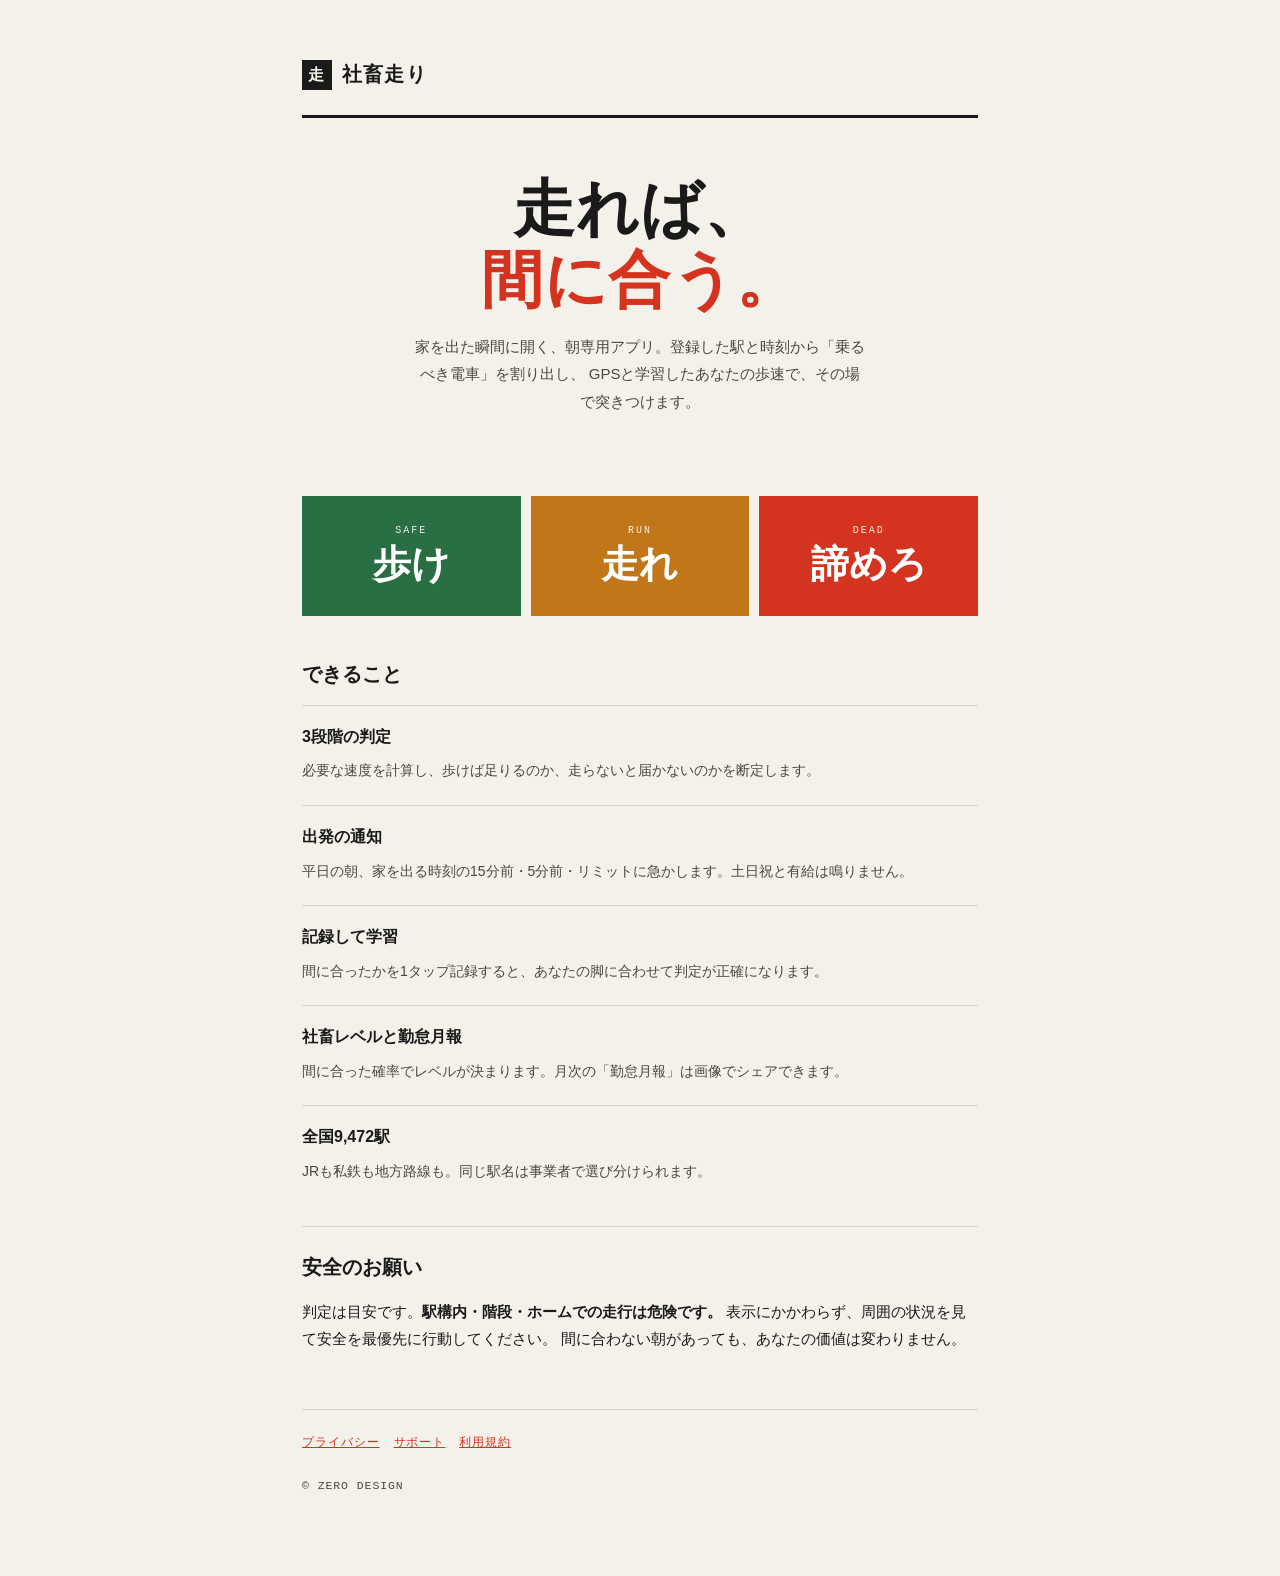
<file: index.html>
<!DOCTYPE html>
<html lang="ja">
<head>
<meta charset="UTF-8">
<meta name="viewport" content="width=device-width, initial-scale=1">
<title>社畜走り — 走れば、間に合う。</title>
<meta name="description" content="家を出た瞬間に「歩け／走れ／諦めろ」を突きつける、朝の通勤ダッシュ判定アプリ。">
<link rel="stylesheet" href="style.css">
<style>
  .hero { text-align: center; padding: 20px 0 44px; }
  .hero h1 { font-size: clamp(38px, 9vw, 62px); line-height: 1.15; margin: 0 0 16px; }
  .hero h1 .ac { color: var(--accent); }
  .hero p { color: var(--soft); max-width: 30em; margin: 0 auto; }
  .verdicts { display: grid; grid-template-columns: repeat(3, 1fr); gap: 10px; margin: 36px 0 8px; }
  .v { color: #fff; padding: 26px 12px; text-align: center; }
  .v .l { font-family: ui-monospace, Menlo, monospace; font-size: 10px; letter-spacing: 0.2em; opacity: 0.9; }
  .v .w { font-family: 'Hiragino Mincho ProN', serif; font-weight: 800; font-size: clamp(26px, 7vw, 38px); line-height: 1.3; }
  .feat { display: grid; gap: 20px; margin: 8px 0 0; }
  .feat div { border-top: 1px solid var(--line); padding-top: 16px; }
  .feat b { display: block; font-size: 16px; margin-bottom: 4px; }
  .feat span { font-size: 14px; color: var(--soft); }
</style>
</head>
<body>
<div class="wrap">
  <header>
    <a class="mark" href="index.html"><span class="seal">走</span>社畜走り</a>
  </header>

  <div class="hero">
    <h1>走れば、<br><span class="ac">間に合う。</span></h1>
    <p>家を出た瞬間に開く、朝専用アプリ。登録した駅と時刻から「乗るべき電車」を割り出し、
      GPSと学習したあなたの歩速で、その場で突きつけます。</p>
  </div>

  <div class="verdicts">
    <div class="v" style="background:#2a6f44"><div class="l">SAFE</div><div class="w">歩け</div></div>
    <div class="v" style="background:#c2761a"><div class="l">RUN</div><div class="w">走れ</div></div>
    <div class="v" style="background:#d4341f"><div class="l">DEAD</div><div class="w">諦めろ</div></div>
  </div>

  <h2>できること</h2>
  <div class="feat">
    <div><b>3段階の判定</b><span>必要な速度を計算し、歩けば足りるのか、走らないと届かないのかを断定します。</span></div>
    <div><b>出発の通知</b><span>平日の朝、家を出る時刻の15分前・5分前・リミットに急かします。土日祝と有給は鳴りません。</span></div>
    <div><b>記録して学習</b><span>間に合ったかを1タップ記録すると、あなたの脚に合わせて判定が正確になります。</span></div>
    <div><b>社畜レベルと勤怠月報</b><span>間に合った確率でレベルが決まります。月次の「勤怠月報」は画像でシェアできます。</span></div>
    <div><b>全国9,472駅</b><span>JRも私鉄も地方路線も。同じ駅名は事業者で選び分けられます。</span></div>
  </div>

  <h2>安全のお願い</h2>
  <p>
    判定は目安です。<strong>駅構内・階段・ホームでの走行は危険です。</strong>
    表示にかかわらず、周囲の状況を見て安全を最優先に行動してください。
    間に合わない朝があっても、あなたの価値は変わりません。
  </p>

  <footer>
    <a href="privacy.html">プライバシー</a><a href="support.html">サポート</a><a href="terms.html">利用規約</a><br><br>
    © ZERO DESIGN
  </footer>
</div>
</body>
</html>
</file>
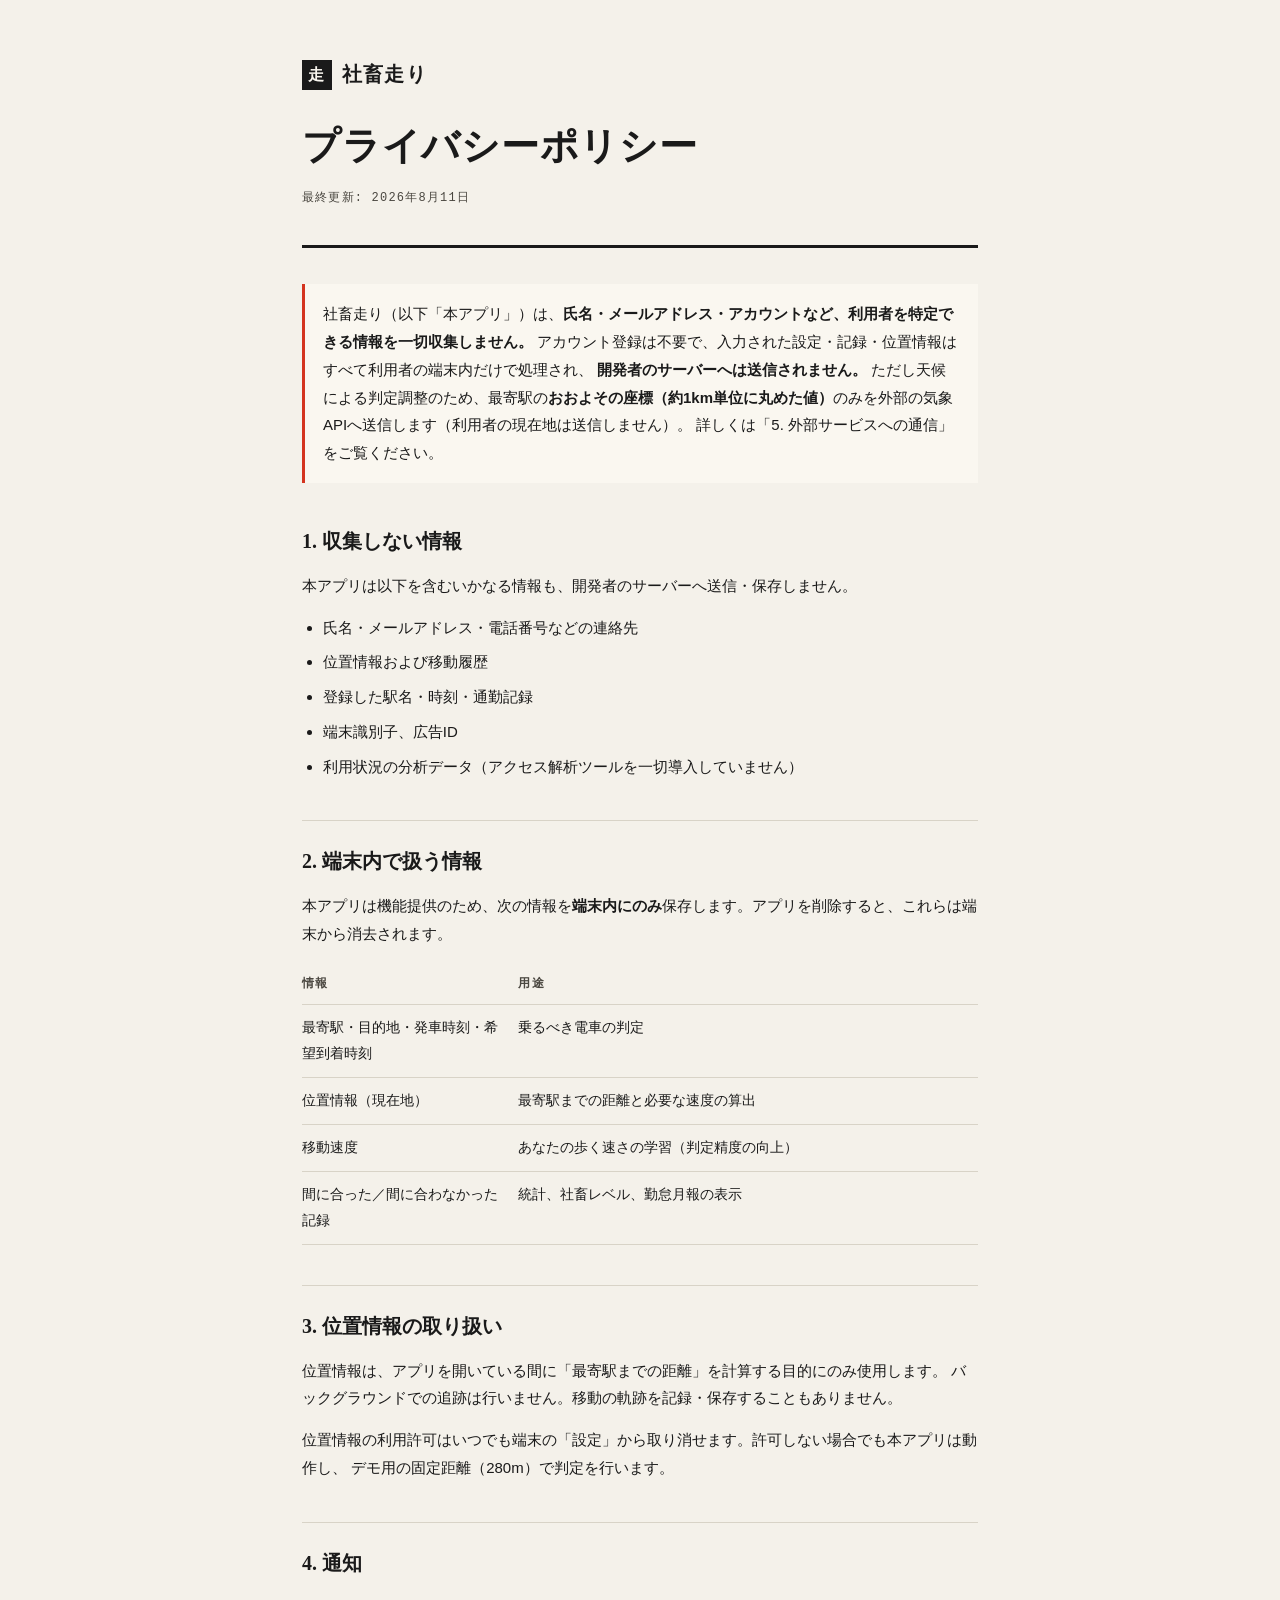
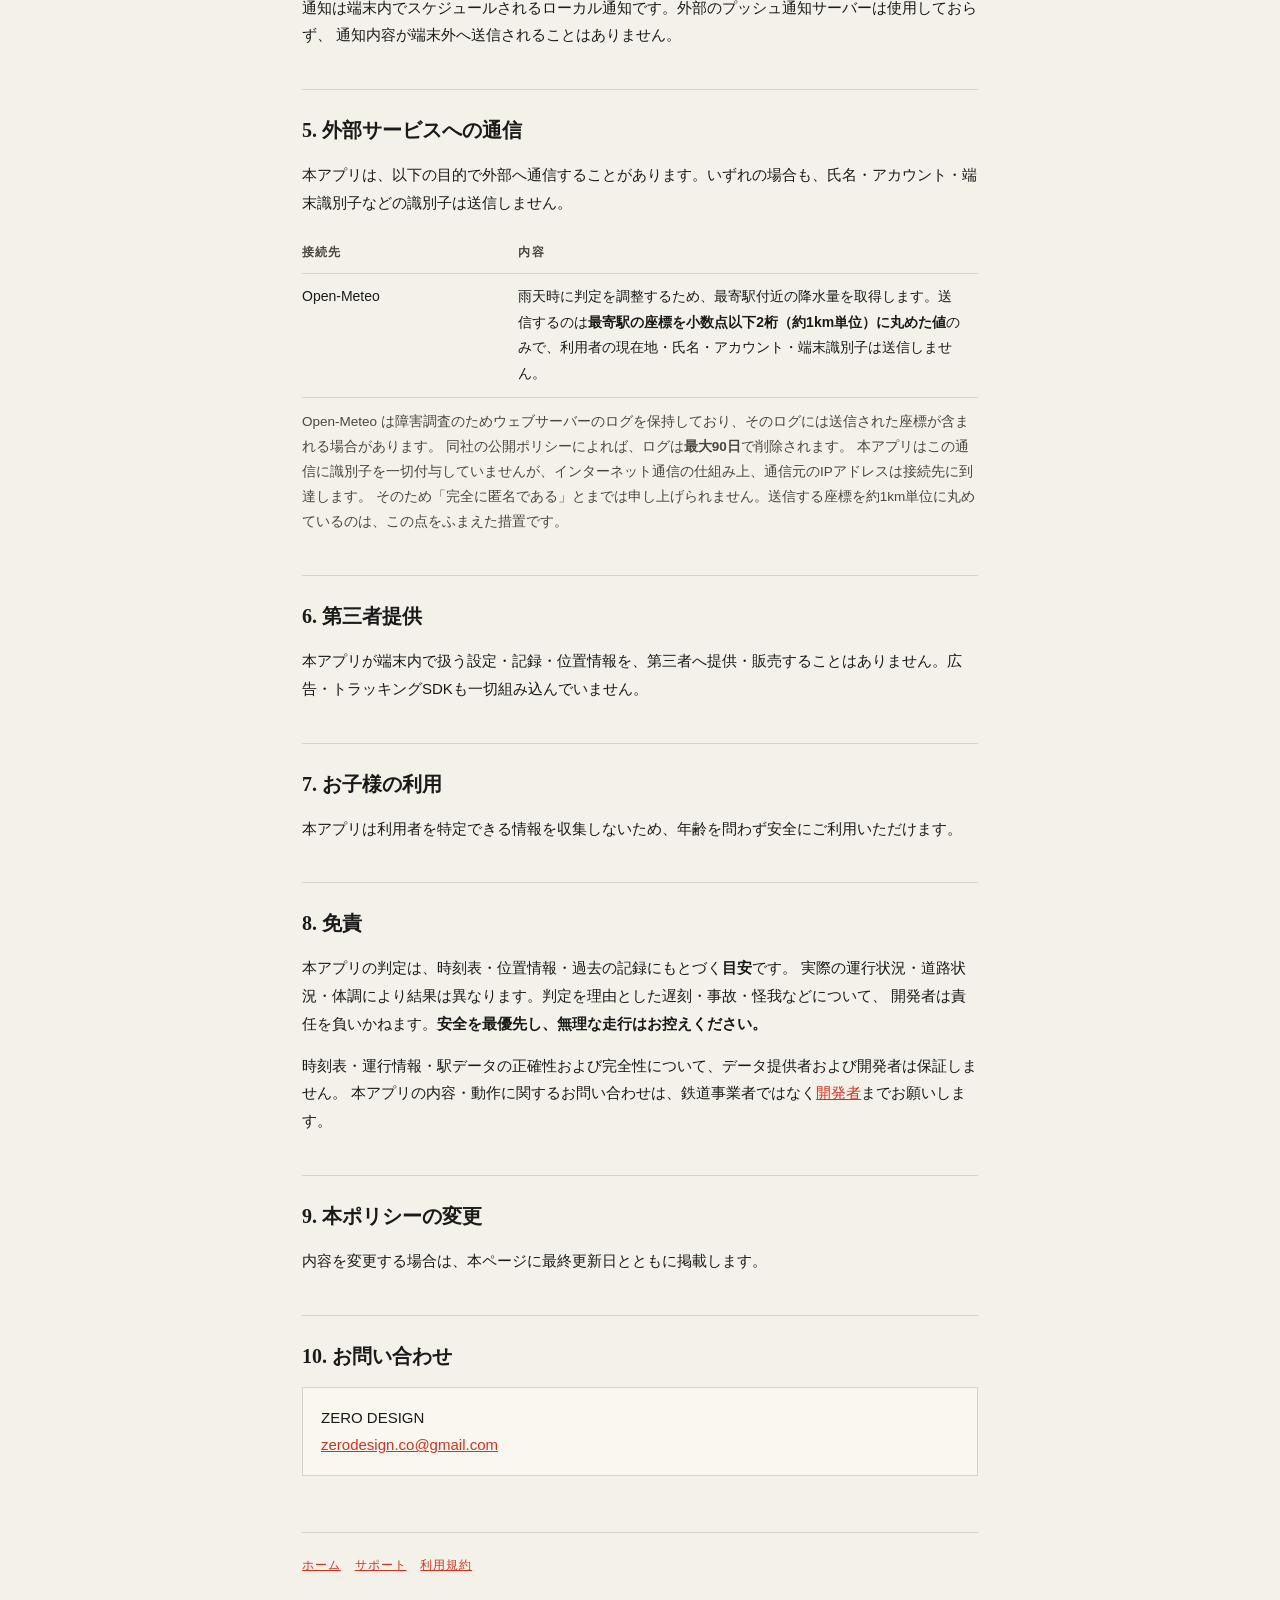
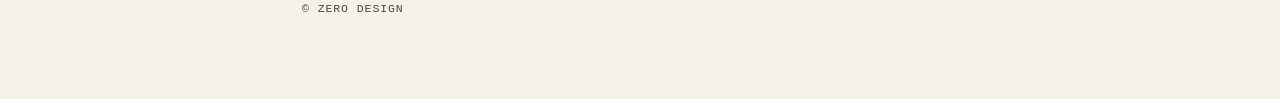
<file: privacy.html>
<!DOCTYPE html>
<html lang="ja">
<head>
<meta charset="UTF-8">
<meta name="viewport" content="width=device-width, initial-scale=1">
<title>プライバシーポリシー — 社畜走り</title>
<link rel="stylesheet" href="style.css">
</head>
<body>
<div class="wrap">
  <header>
    <a class="mark" href="index.html"><span class="seal">走</span>社畜走り</a>
    <h1>プライバシーポリシー</h1>
    <p class="updated">最終更新: 2026年8月11日</p>
  </header>

  <p class="lead">
    社畜走り（以下「本アプリ」）は、<strong>氏名・メールアドレス・アカウントなど、利用者を特定できる情報を一切収集しません。</strong>
    アカウント登録は不要で、入力された設定・記録・位置情報はすべて利用者の端末内だけで処理され、
    <strong>開発者のサーバーへは送信されません。</strong>
    ただし天候による判定調整のため、最寄駅の<strong>おおよその座標（約1km単位に丸めた値）</strong>のみを外部の気象APIへ送信します（利用者の現在地は送信しません）。
    詳しくは「5. 外部サービスへの通信」をご覧ください。
  </p>

  <h2>1. 収集しない情報</h2>
  <p>本アプリは以下を含むいかなる情報も、開発者のサーバーへ送信・保存しません。</p>
  <ul>
    <li>氏名・メールアドレス・電話番号などの連絡先</li>
    <li>位置情報および移動履歴</li>
    <li>登録した駅名・時刻・通勤記録</li>
    <li>端末識別子、広告ID</li>
    <li>利用状況の分析データ（アクセス解析ツールを一切導入していません）</li>
  </ul>

  <h2>2. 端末内で扱う情報</h2>
  <p>本アプリは機能提供のため、次の情報を<strong>端末内にのみ</strong>保存します。アプリを削除すると、これらは端末から消去されます。</p>
  <table>
    <tr><th style="width:32%">情報</th><th>用途</th></tr>
    <tr><td>最寄駅・目的地・発車時刻・希望到着時刻</td><td>乗るべき電車の判定</td></tr>
    <tr><td>位置情報（現在地）</td><td>最寄駅までの距離と必要な速度の算出</td></tr>
    <tr><td>移動速度</td><td>あなたの歩く速さの学習（判定精度の向上）</td></tr>
    <tr><td>間に合った／間に合わなかった記録</td><td>統計、社畜レベル、勤怠月報の表示</td></tr>
  </table>

  <h2>3. 位置情報の取り扱い</h2>
  <p>
    位置情報は、アプリを開いている間に「最寄駅までの距離」を計算する目的にのみ使用します。
    バックグラウンドでの追跡は行いません。移動の軌跡を記録・保存することもありません。
  </p>
  <p>
    位置情報の利用許可はいつでも端末の「設定」から取り消せます。許可しない場合でも本アプリは動作し、
    デモ用の固定距離（280m）で判定を行います。
  </p>

  <h2>4. 通知</h2>
  <p>
    通知は端末内でスケジュールされるローカル通知です。外部のプッシュ通知サーバーは使用しておらず、
    通知内容が端末外へ送信されることはありません。
  </p>

  <h2>5. 外部サービスへの通信</h2>
  <p>本アプリは、以下の目的で外部へ通信することがあります。いずれの場合も、氏名・アカウント・端末識別子などの識別子は送信しません。</p>
  <table>
    <tr><th style="width:32%">接続先</th><th>内容</th></tr>
    <tr><td>Open-Meteo</td><td>雨天時に判定を調整するため、最寄駅付近の降水量を取得します。送信するのは<strong>最寄駅の座標を小数点以下2桁（約1km単位）に丸めた値</strong>のみで、利用者の現在地・氏名・アカウント・端末識別子は送信しません。</td></tr>
  </table>
  <p class="note">
    Open-Meteo は障害調査のためウェブサーバーのログを保持しており、そのログには送信された座標が含まれる場合があります。
    同社の公開ポリシーによれば、ログは<strong>最大90日</strong>で削除されます。
    本アプリはこの通信に識別子を一切付与していませんが、インターネット通信の仕組み上、通信元のIPアドレスは接続先に到達します。
    そのため「完全に匿名である」とまでは申し上げられません。送信する座標を約1km単位に丸めているのは、この点をふまえた措置です。
  </p>

  <h2>6. 第三者提供</h2>
  <p>本アプリが端末内で扱う設定・記録・位置情報を、第三者へ提供・販売することはありません。広告・トラッキングSDKも一切組み込んでいません。</p>

  <h2>7. お子様の利用</h2>
  <p>本アプリは利用者を特定できる情報を収集しないため、年齢を問わず安全にご利用いただけます。</p>

  <h2>8. 免責</h2>
  <p>
    本アプリの判定は、時刻表・位置情報・過去の記録にもとづく<strong>目安</strong>です。
    実際の運行状況・道路状況・体調により結果は異なります。判定を理由とした遅刻・事故・怪我などについて、
    開発者は責任を負いかねます。<strong>安全を最優先し、無理な走行はお控えください。</strong>
  </p>
  <p>
    時刻表・運行情報・駅データの正確性および完全性について、データ提供者および開発者は保証しません。
    本アプリの内容・動作に関するお問い合わせは、鉄道事業者ではなく<a href="support.html">開発者</a>までお願いします。
  </p>

  <h2>9. 本ポリシーの変更</h2>
  <p>内容を変更する場合は、本ページに最終更新日とともに掲載します。</p>

  <h2>10. お問い合わせ</h2>
  <div class="box">
    <p style="margin:0">
      ZERO DESIGN<br>
      <a href="mailto:zerodesign.co@gmail.com">zerodesign.co@gmail.com</a>
    </p>
  </div>

  <footer>
    <a href="index.html">ホーム</a><a href="support.html">サポート</a><a href="terms.html">利用規約</a><br><br>
    © ZERO DESIGN
  </footer>
</div>
</body>
</html>
</file>
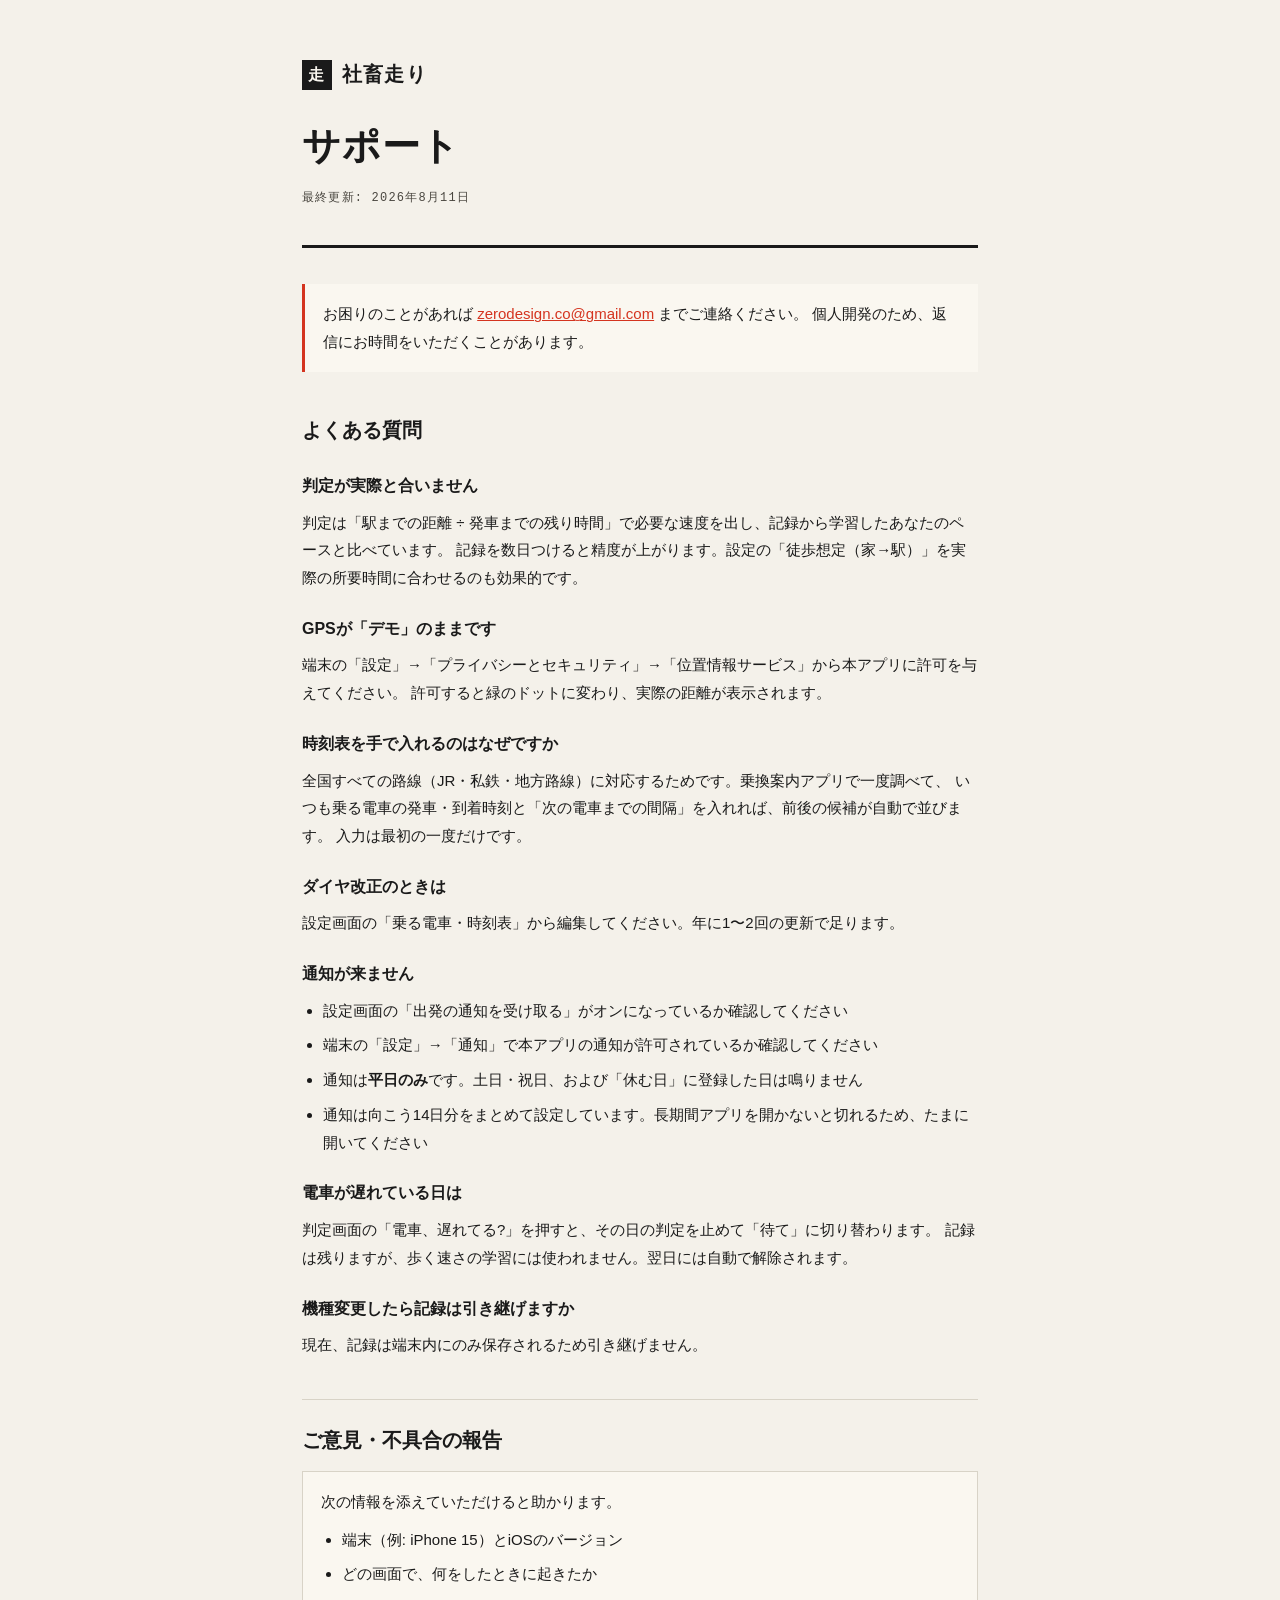
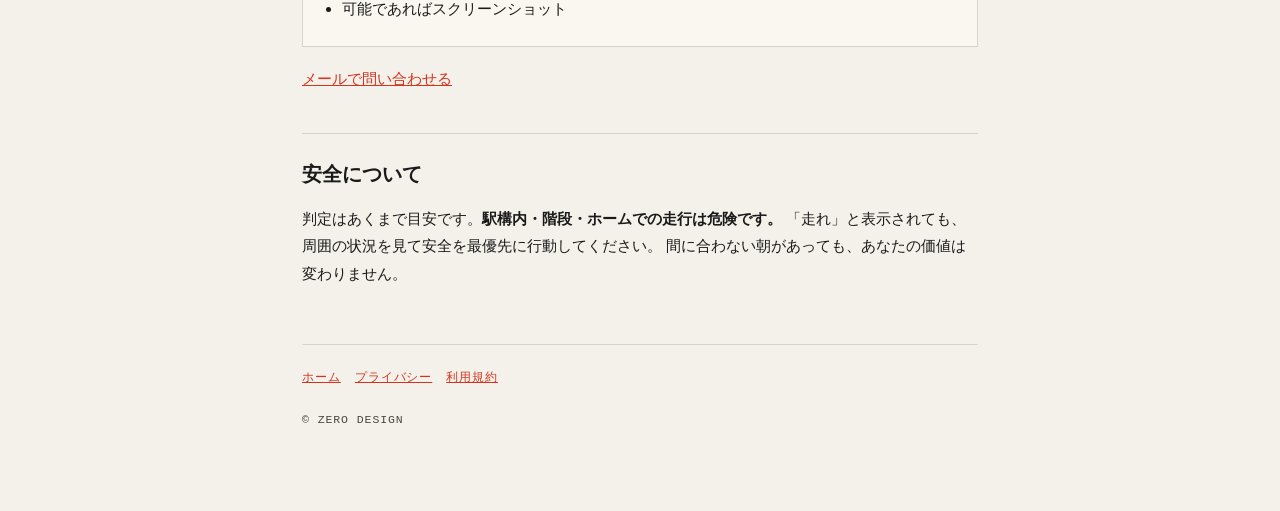
<file: support.html>
<!DOCTYPE html>
<html lang="ja">
<head>
<meta charset="UTF-8">
<meta name="viewport" content="width=device-width, initial-scale=1">
<title>サポート — 社畜走り</title>
<link rel="stylesheet" href="style.css">
</head>
<body>
<div class="wrap">
  <header>
    <a class="mark" href="index.html"><span class="seal">走</span>社畜走り</a>
    <h1>サポート</h1>
    <p class="updated">最終更新: 2026年8月11日</p>
  </header>

  <p class="lead">
    お困りのことがあれば <a href="mailto:zerodesign.co@gmail.com">zerodesign.co@gmail.com</a> までご連絡ください。
    個人開発のため、返信にお時間をいただくことがあります。
  </p>

  <h2>よくある質問</h2>

  <h3 style="font-size:16px;margin:22px 0 8px">判定が実際と合いません</h3>
  <p>
    判定は「駅までの距離 ÷ 発車までの残り時間」で必要な速度を出し、記録から学習したあなたのペースと比べています。
    記録を数日つけると精度が上がります。設定の「徒歩想定（家→駅）」を実際の所要時間に合わせるのも効果的です。
  </p>

  <h3 style="font-size:16px;margin:22px 0 8px">GPSが「デモ」のままです</h3>
  <p>
    端末の「設定」→「プライバシーとセキュリティ」→「位置情報サービス」から本アプリに許可を与えてください。
    許可すると緑のドットに変わり、実際の距離が表示されます。
  </p>

  <h3 style="font-size:16px;margin:22px 0 8px">時刻表を手で入れるのはなぜですか</h3>
  <p>
    全国すべての路線（JR・私鉄・地方路線）に対応するためです。乗換案内アプリで一度調べて、
    いつも乗る電車の発車・到着時刻と「次の電車までの間隔」を入れれば、前後の候補が自動で並びます。
    入力は最初の一度だけです。
  </p>

  <h3 style="font-size:16px;margin:22px 0 8px">ダイヤ改正のときは</h3>
  <p>設定画面の「乗る電車・時刻表」から編集してください。年に1〜2回の更新で足ります。</p>

  <h3 style="font-size:16px;margin:22px 0 8px">通知が来ません</h3>
  <ul>
    <li>設定画面の「出発の通知を受け取る」がオンになっているか確認してください</li>
    <li>端末の「設定」→「通知」で本アプリの通知が許可されているか確認してください</li>
    <li>通知は<strong>平日のみ</strong>です。土日・祝日、および「休む日」に登録した日は鳴りません</li>
    <li>通知は向こう14日分をまとめて設定しています。長期間アプリを開かないと切れるため、たまに開いてください</li>
  </ul>

  <h3 style="font-size:16px;margin:22px 0 8px">電車が遅れている日は</h3>
  <p>
    判定画面の「電車、遅れてる?」を押すと、その日の判定を止めて「待て」に切り替わります。
    記録は残りますが、歩く速さの学習には使われません。翌日には自動で解除されます。
  </p>

  <h3 style="font-size:16px;margin:22px 0 8px">機種変更したら記録は引き継げますか</h3>
  <p>
    現在、記録は端末内にのみ保存されるため引き継げません。
  </p>

  <h2>ご意見・不具合の報告</h2>
  <div class="box">
    <p style="margin:0 0 10px">次の情報を添えていただけると助かります。</p>
    <ul style="margin:0">
      <li>端末（例: iPhone 15）とiOSのバージョン</li>
      <li>どの画面で、何をしたときに起きたか</li>
      <li>可能であればスクリーンショット</li>
    </ul>
  </div>
  <p><a href="mailto:zerodesign.co@gmail.com?subject=%E7%A4%BE%E7%95%9C%E8%B5%B0%E3%82%8A%20%E3%81%8A%E5%95%8F%E3%81%84%E5%90%88%E3%82%8F%E3%81%9B">メールで問い合わせる</a></p>

  <h2>安全について</h2>
  <p>
    判定はあくまで目安です。<strong>駅構内・階段・ホームでの走行は危険です。</strong>
    「走れ」と表示されても、周囲の状況を見て安全を最優先に行動してください。
    間に合わない朝があっても、あなたの価値は変わりません。
  </p>

  <footer>
    <a href="index.html">ホーム</a><a href="privacy.html">プライバシー</a><a href="terms.html">利用規約</a><br><br>
    © ZERO DESIGN
  </footer>
</div>
</body>
</html>
</file>
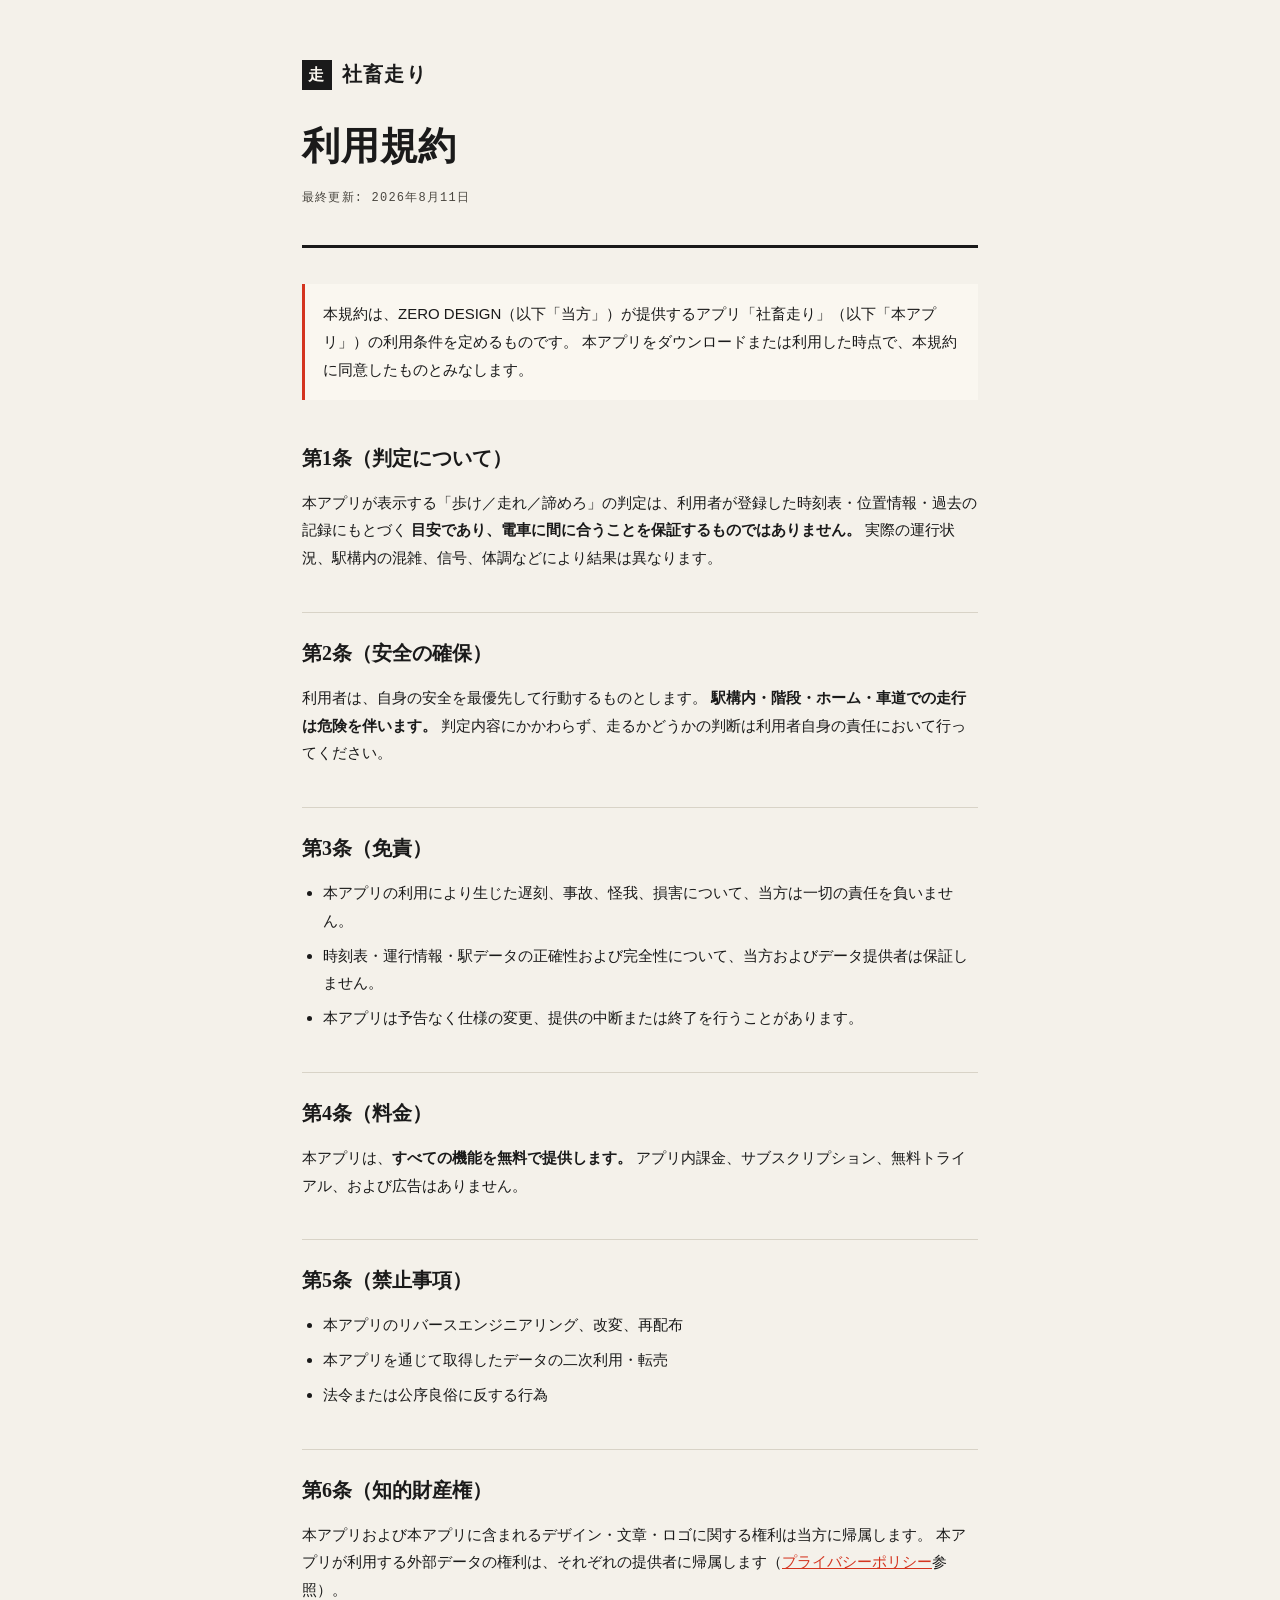
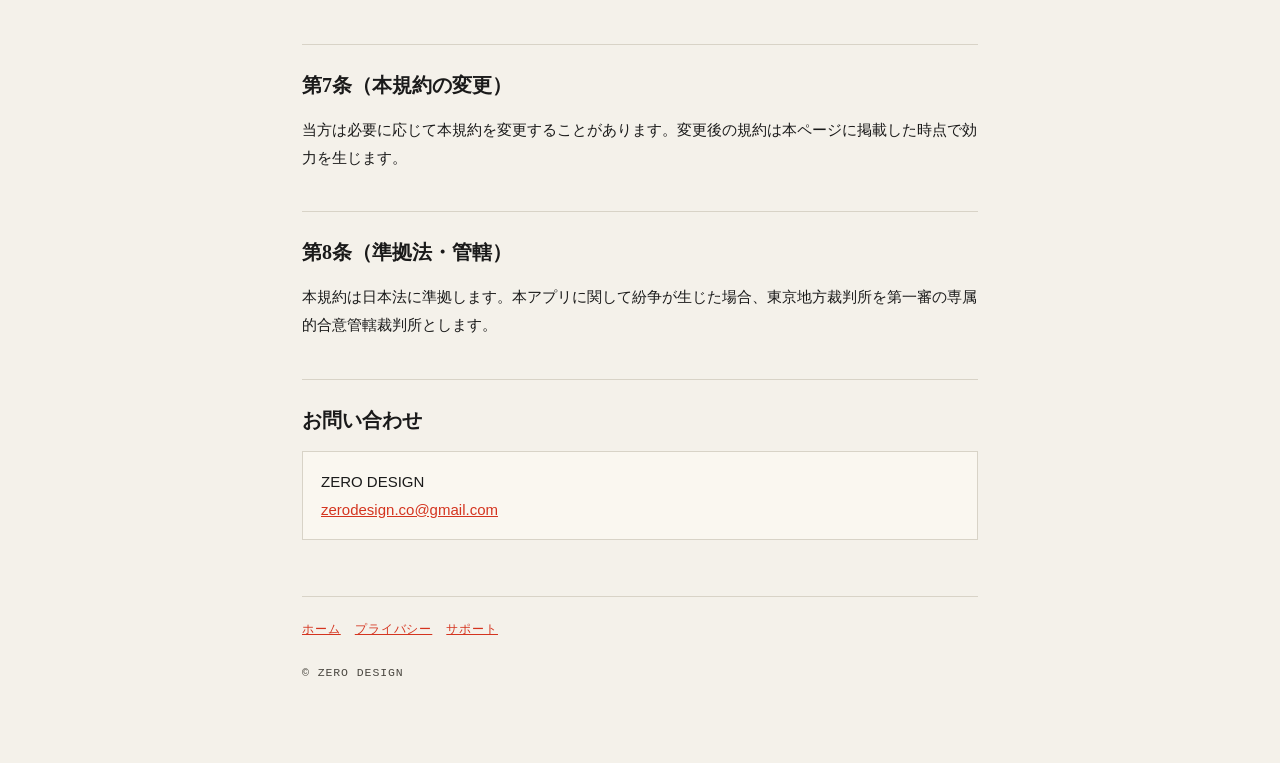
<file: terms.html>
<!DOCTYPE html>
<html lang="ja">
<head>
<meta charset="UTF-8">
<meta name="viewport" content="width=device-width, initial-scale=1">
<title>利用規約 — 社畜走り</title>
<link rel="stylesheet" href="style.css">
</head>
<body>
<div class="wrap">
  <header>
    <a class="mark" href="index.html"><span class="seal">走</span>社畜走り</a>
    <h1>利用規約</h1>
    <p class="updated">最終更新: 2026年8月11日</p>
  </header>

  <p class="lead">
    本規約は、ZERO DESIGN（以下「当方」）が提供するアプリ「社畜走り」（以下「本アプリ」）の利用条件を定めるものです。
    本アプリをダウンロードまたは利用した時点で、本規約に同意したものとみなします。
  </p>

  <h2>第1条（判定について）</h2>
  <p>
    本アプリが表示する「歩け／走れ／諦めろ」の判定は、利用者が登録した時刻表・位置情報・過去の記録にもとづく
    <strong>目安であり、電車に間に合うことを保証するものではありません。</strong>
    実際の運行状況、駅構内の混雑、信号、体調などにより結果は異なります。
  </p>

  <h2>第2条（安全の確保）</h2>
  <p>
    利用者は、自身の安全を最優先して行動するものとします。
    <strong>駅構内・階段・ホーム・車道での走行は危険を伴います。</strong>
    判定内容にかかわらず、走るかどうかの判断は利用者自身の責任において行ってください。
  </p>

  <h2>第3条（免責）</h2>
  <ul>
    <li>本アプリの利用により生じた遅刻、事故、怪我、損害について、当方は一切の責任を負いません。</li>
    <li>時刻表・運行情報・駅データの正確性および完全性について、当方およびデータ提供者は保証しません。</li>
    <li>本アプリは予告なく仕様の変更、提供の中断または終了を行うことがあります。</li>
  </ul>

  <h2>第4条（料金）</h2>
  <p>
    本アプリは、<strong>すべての機能を無料で提供します。</strong>
    アプリ内課金、サブスクリプション、無料トライアル、および広告はありません。
  </p>

  <h2>第5条（禁止事項）</h2>
  <ul>
    <li>本アプリのリバースエンジニアリング、改変、再配布</li>
    <li>本アプリを通じて取得したデータの二次利用・転売</li>
    <li>法令または公序良俗に反する行為</li>
  </ul>

  <h2>第6条（知的財産権）</h2>
  <p>
    本アプリおよび本アプリに含まれるデザイン・文章・ロゴに関する権利は当方に帰属します。
    本アプリが利用する外部データの権利は、それぞれの提供者に帰属します（<a href="privacy.html">プライバシーポリシー</a>参照）。
  </p>

  <h2>第7条（本規約の変更）</h2>
  <p>当方は必要に応じて本規約を変更することがあります。変更後の規約は本ページに掲載した時点で効力を生じます。</p>

  <h2>第8条（準拠法・管轄）</h2>
  <p>本規約は日本法に準拠します。本アプリに関して紛争が生じた場合、東京地方裁判所を第一審の専属的合意管轄裁判所とします。</p>

  <h2>お問い合わせ</h2>
  <div class="box">
    <p style="margin:0">
      ZERO DESIGN<br>
      <a href="mailto:zerodesign.co@gmail.com">zerodesign.co@gmail.com</a>
    </p>
  </div>

  <footer>
    <a href="index.html">ホーム</a><a href="privacy.html">プライバシー</a><a href="support.html">サポート</a><br><br>
    © ZERO DESIGN
  </footer>
</div>
</body>
</html>
</file>
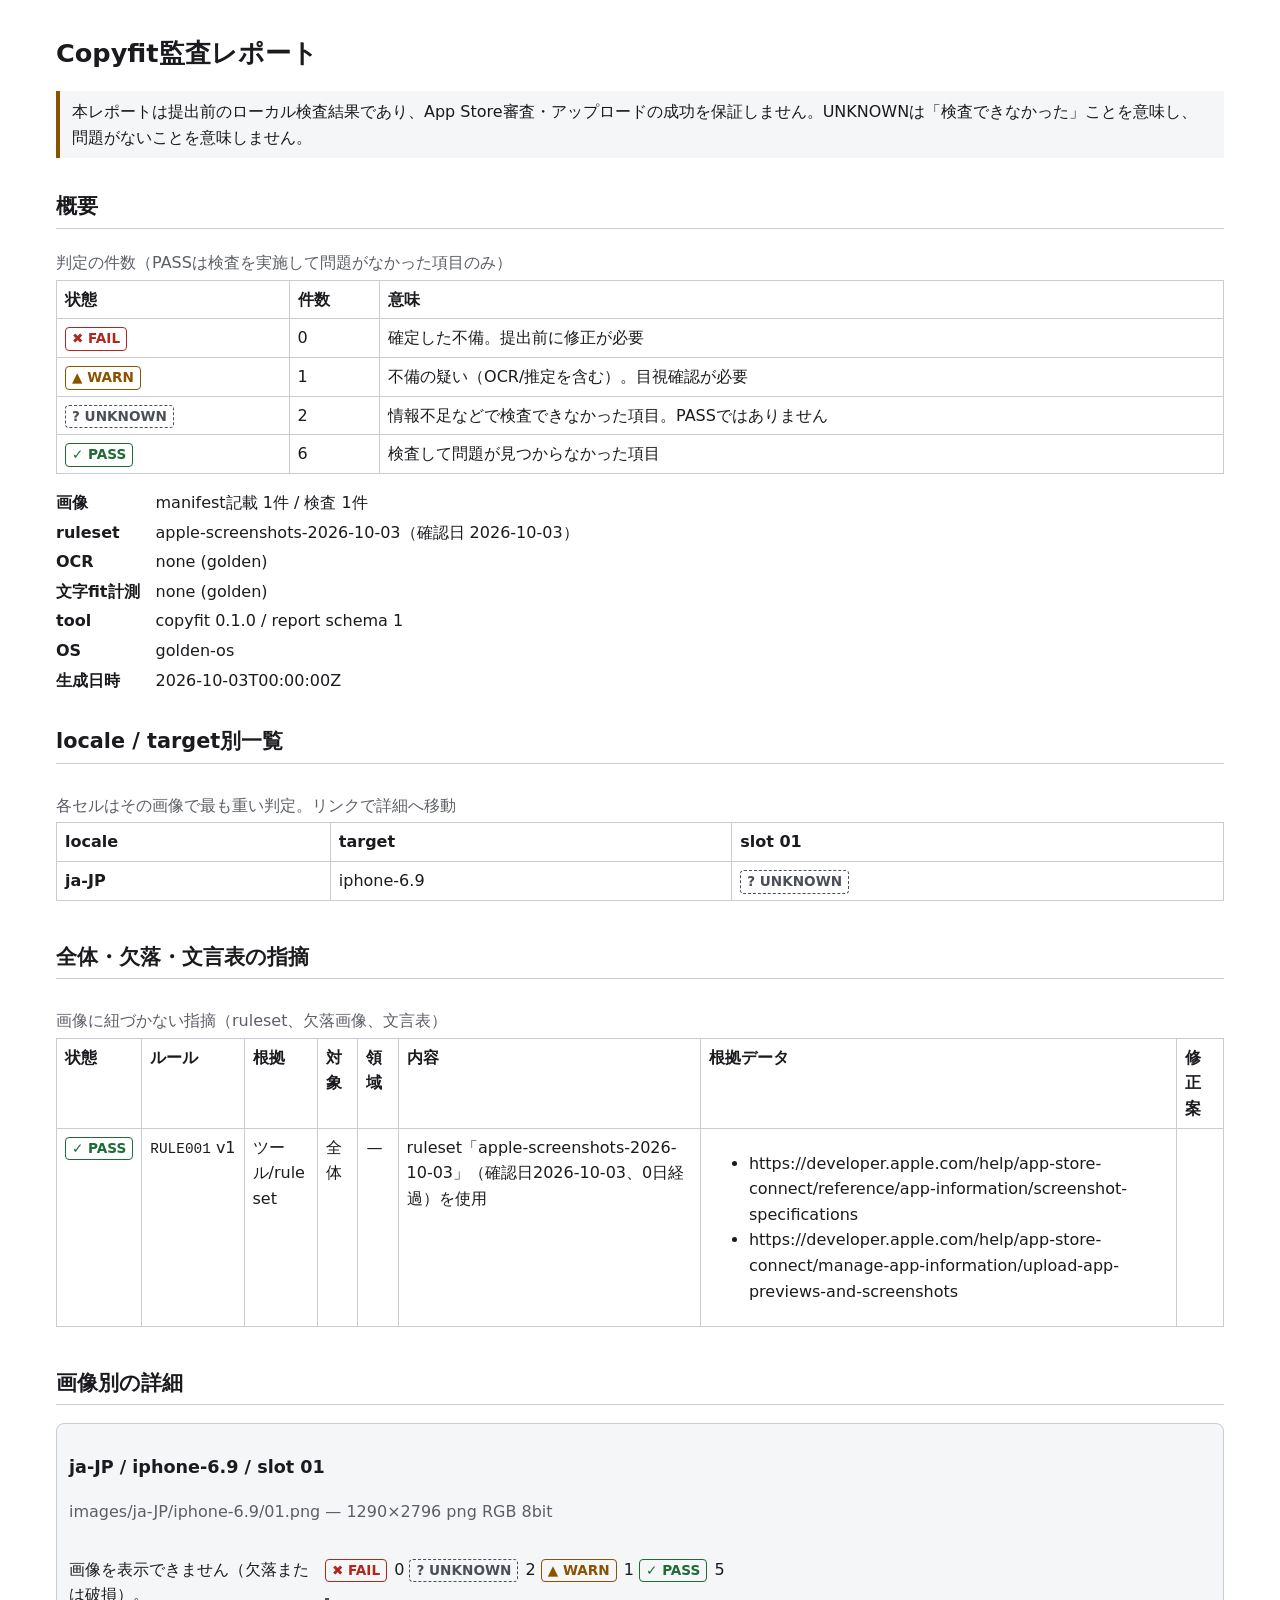
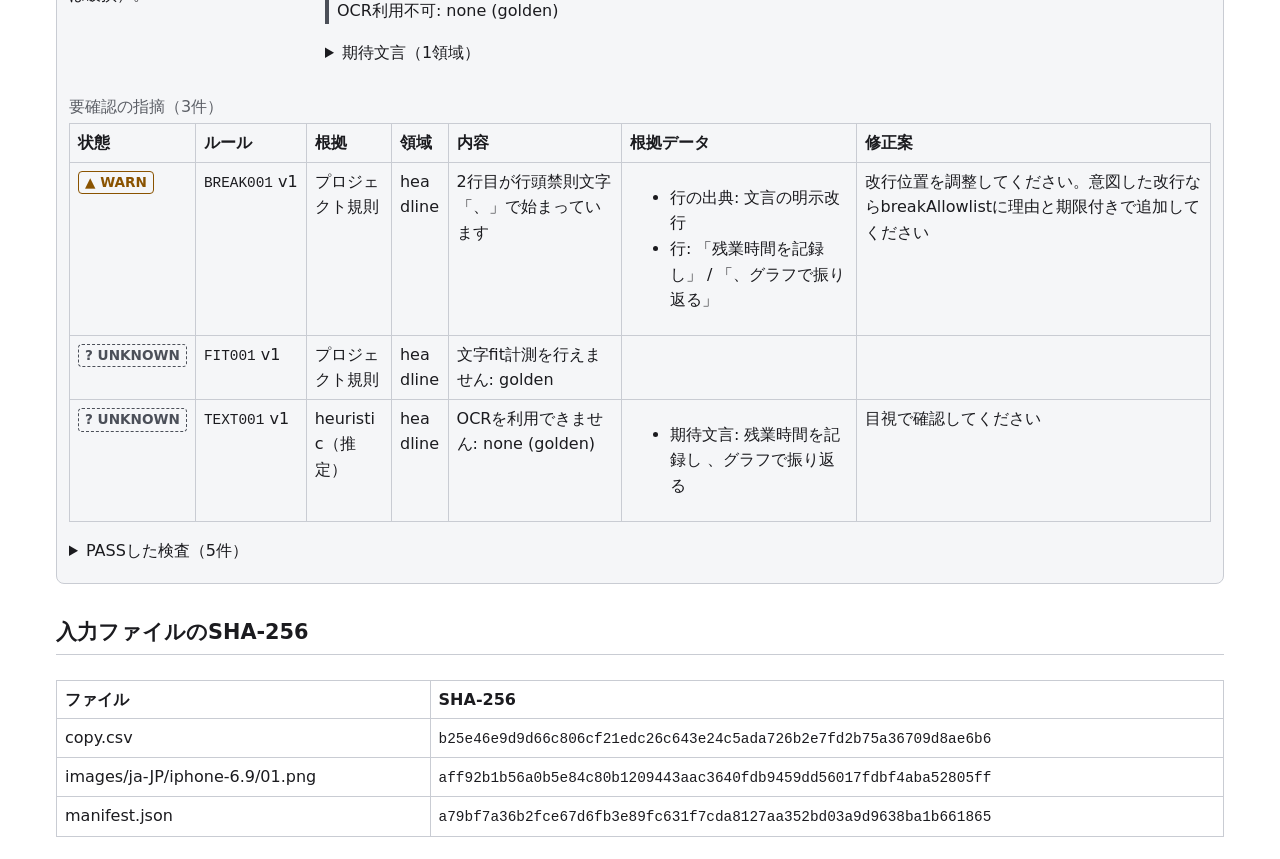
<file: copyfit/Tests/CopyfitCoreTests/Golden/kinsoku-index.html>
<!doctype html>
<html lang="ja">
<head>
<meta charset="utf-8">
<meta name="viewport" content="width=device-width, initial-scale=1">
<meta http-equiv="Content-Security-Policy" content="default-src 'none'; img-src 'self'; style-src 'unsafe-inline'">
<meta name="referrer" content="no-referrer">
<title>Copyfit監査レポート</title>
<style>:root{--bg:#ffffff;--fg:#1b1b1f;--muted:#5c5f66;--line:#c9ccd3;--card:#f5f6f8;--link:#0b57d0;
--pass:#1e6b34;--warn:#8a5300;--unknown:#4b4f58;--fail:#b3261e;--region:#0b57d0;--forbidden:#b3261e;--ocr:#1e6b34;--ink:#a14d00;color-scheme:light dark}
@media (prefers-color-scheme: dark){:root{--bg:#121316;--fg:#e8e9ec;--muted:#a7abb3;--line:#3a3d44;--card:#1d1f23;--link:#8ab4f8;
--pass:#7fd18b;--warn:#f2b45a;--unknown:#c3c7cf;--fail:#ff8a80;--region:#8ab4f8;--forbidden:#ff8a80;--ocr:#7fd18b;--ink:#ffb870}}
*{box-sizing:border-box}
body{margin:0;background:var(--bg);color:var(--fg);font:16px/1.6 -apple-system,BlinkMacSystemFont,"Hiragino Sans","Noto Sans JP",system-ui,sans-serif}
main{max-width:1200px;margin:0 auto;padding:16px}
a{color:var(--link)} a:focus-visible,summary:focus-visible{outline:3px solid var(--link);outline-offset:2px}
.skip{position:absolute;left:-9999px}.skip:focus{left:16px;top:8px;background:var(--bg);padding:4px 8px}
h1{font-size:1.6rem}h2{font-size:1.3rem;border-bottom:1px solid var(--line);padding-bottom:4px;margin-top:2rem}h3{font-size:1.1rem}
.disclaimer{background:var(--card);border-left:4px solid var(--warn);padding:8px 12px}
table{border-collapse:collapse;width:100%;margin:8px 0}
.findings td:nth-child(2){white-space:nowrap}
.findings td{overflow-wrap:anywhere}th,td{border:1px solid var(--line);padding:6px 8px;text-align:left;vertical-align:top}
caption{text-align:left;color:var(--muted);padding:4px 0}
.scroll{overflow-x:auto}
.badge{display:inline-block;font-weight:700;white-space:nowrap;border:1.5px solid currentColor;border-radius:4px;padding:0 6px;font-size:.85rem}
.s-pass{color:var(--pass)}.s-warn{color:var(--warn)}.s-unknown{color:var(--unknown);border-style:dashed}.s-fail{color:var(--fail)}
.muted{color:var(--muted)} .meta{display:grid;grid-template-columns:max-content 1fr;gap:4px 16px}.meta dt{font-weight:700}.meta dd{margin:0;overflow-wrap:anywhere}
.asset{border:1px solid var(--line);border-radius:8px;padding:12px;margin:16px 0;background:var(--card)}
.asset-body{display:grid;grid-template-columns:minmax(120px,240px) minmax(0,1fr);gap:16px;margin-bottom:8px}
@media (max-width:560px){.asset-body{grid-template-columns:minmax(0,1fr)}figure{max-width:240px}}
.counts .badge{margin-right:2px}
figure{margin:0}.frame{position:relative;width:100%;border:1px solid var(--line);background:repeating-conic-gradient(#8883 0 25%,#0000 0 50%) 0 0/16px 16px}
.frame img{display:block;width:100%;height:100%}
.ov{position:absolute;pointer-events:none}
.ov-region{border:2px dashed var(--region)}
.ov-forbidden{border:2px solid var(--forbidden);background:repeating-linear-gradient(45deg,color-mix(in srgb,var(--forbidden) 35%,transparent) 0 4px,transparent 4px 10px)}
.ov-ocr{border:1px solid var(--ocr)}
.ov-ink{border:2px dotted var(--ink)}
.legend{list-style:none;padding:0;margin:4px 0;font-size:.85rem}.legend li{display:flex;align-items:center;gap:6px}
.sw{display:inline-block;width:18px;height:12px;position:static}
.path{color:var(--muted);word-break:break-all;margin-top:0}
.note{border-left:4px solid var(--unknown);padding-left:8px}
pre{white-space:pre-wrap;margin:0;font:inherit}
details{margin:8px 0}summary{cursor:pointer}
code{font-family:ui-monospace,SFMono-Regular,Menlo,monospace;font-size:.9em;word-break:break-all}</style>
</head>
<body>
<a class="skip" href="#main">本文へ移動</a>
<main id="main">
<h1>Copyfit監査レポート</h1>
<p class="disclaimer">本レポートは提出前のローカル検査結果であり、App Store審査・アップロードの成功を保証しません。UNKNOWNは「検査できなかった」ことを意味し、問題がないことを意味しません。</p>
<section aria-labelledby="h-summary">
<h2 id="h-summary">概要</h2>
<table class="summary">
<caption>判定の件数（PASSは検査を実施して問題がなかった項目のみ）</caption>
<thead><tr><th scope="col">状態</th><th scope="col">件数</th><th scope="col">意味</th></tr></thead>
<tbody>
<tr><td><span class="badge s-fail"><span aria-hidden="true">✖</span> FAIL</span></td><td>0</td><td>確定した不備。提出前に修正が必要</td></tr>
<tr><td><span class="badge s-warn"><span aria-hidden="true">▲</span> WARN</span></td><td>1</td><td>不備の疑い（OCR/推定を含む）。目視確認が必要</td></tr>
<tr><td><span class="badge s-unknown"><span aria-hidden="true">?</span> UNKNOWN</span></td><td>2</td><td>情報不足などで検査できなかった項目。PASSではありません</td></tr>
<tr><td><span class="badge s-pass"><span aria-hidden="true">✓</span> PASS</span></td><td>6</td><td>検査して問題が見つからなかった項目</td></tr>
</tbody>
</table>
<dl class="meta">
<dt>画像</dt><dd>manifest記載 1件 / 検査 1件</dd>
<dt>ruleset</dt><dd>apple-screenshots-2026-10-03（確認日 2026-10-03）</dd>
<dt>OCR</dt><dd>none (golden)</dd>
<dt>文字fit計測</dt><dd>none (golden)</dd>
<dt>tool</dt><dd>copyfit 0.1.0 / report schema 1</dd>
<dt>OS</dt><dd>golden-os</dd>
<dt>生成日時</dt><dd>2026-10-03T00:00:00Z</dd>
</dl>
</section>
<section aria-labelledby="h-matrix">
<h2 id="h-matrix">locale / target別一覧</h2>
<div class="scroll"><table>
<caption>各セルはその画像で最も重い判定。リンクで詳細へ移動</caption>
<thead><tr><th scope="col">locale</th><th scope="col">target</th><th scope="col">slot 01</th></tr></thead>
<tbody>
<tr><th scope="row">ja-JP</th><td>iphone-6.9</td><td><a href="#asset-b9ecfae9a33d"><span class="badge s-unknown"><span aria-hidden="true">?</span> UNKNOWN</span></a></td></tr>
</tbody></table></div>
</section>

<section aria-labelledby="h-global">
<h2 id="h-global">全体・欠落・文言表の指摘</h2>
<div class="scroll"><table class="findings">
<caption>画像に紐づかない指摘（ruleset、欠落画像、文言表）</caption>
<thead><tr><th scope="col">状態</th><th scope="col">ルール</th><th scope="col">根拠</th><th scope="col">対象</th><th scope="col">領域</th><th scope="col">内容</th><th scope="col">根拠データ</th><th scope="col">修正案</th></tr></thead>
<tbody>
<tr><td><span class="badge s-pass"><span aria-hidden="true">✓</span> PASS</span></td><td><code>RULE001</code> v1</td><td>ツール/ruleset</td><td>全体</td><td>—</td><td>ruleset「apple-screenshots-2026-10-03」（確認日2026-10-03、0日経過）を使用</td><td><ul><li>https://developer.apple.com/help/app-store-connect/reference/app-information/screenshot-specifications</li><li>https://developer.apple.com/help/app-store-connect/manage-app-information/upload-app-previews-and-screenshots</li></ul></td><td></td></tr>
</tbody></table></div>
</section>

<section aria-labelledby="h-assets">
<h2 id="h-assets">画像別の詳細</h2>
<section class="asset" id="asset-b9ecfae9a33d" aria-labelledby="asset-b9ecfae9a33d-h">
<h3 id="asset-b9ecfae9a33d-h">ja-JP / iphone-6.9 / slot 01</h3>
<p class="path">images/ja-JP/iphone-6.9/01.png — 1290×2796 png RGB 8bit</p>
<div class="asset-body">
<p class="noimg">画像を表示できません（欠落または破損）。</p>
<div class="asset-side">
<p class="counts"><span class="badge s-fail"><span aria-hidden="true">✖</span> FAIL</span> 0 <span class="badge s-unknown"><span aria-hidden="true">?</span> UNKNOWN</span> 2 <span class="badge s-warn"><span aria-hidden="true">▲</span> WARN</span> 1 <span class="badge s-pass"><span aria-hidden="true">✓</span> PASS</span> 5</p>
<p class="note">OCR利用不可: none (golden)</p>
<details><summary>期待文言（1領域）</summary><dl class="copy"><dt>headline [80, 160, 1130, 300]</dt><dd><pre>残業時間を記録し
、グラフで振り返る</pre></dd></dl></details>
</div>
</div>
<div class="scroll"><table class="findings">
<caption>要確認の指摘（3件）</caption>
<thead><tr><th scope="col">状態</th><th scope="col">ルール</th><th scope="col">根拠</th><th scope="col">領域</th><th scope="col">内容</th><th scope="col">根拠データ</th><th scope="col">修正案</th></tr></thead>
<tbody>
<tr><td><span class="badge s-warn"><span aria-hidden="true">▲</span> WARN</span></td><td><code>BREAK001</code> v1</td><td>プロジェクト規則</td><td>headline</td><td>2行目が行頭禁則文字「、」で始まっています</td><td><ul><li>行の出典: 文言の明示改行</li><li>行: 「残業時間を記録し」 / 「、グラフで振り返る」</li></ul></td><td>改行位置を調整してください。意図した改行ならbreakAllowlistに理由と期限付きで追加してください</td></tr>
<tr><td><span class="badge s-unknown"><span aria-hidden="true">?</span> UNKNOWN</span></td><td><code>FIT001</code> v1</td><td>プロジェクト規則</td><td>headline</td><td>文字fit計測を行えません: golden</td><td></td><td></td></tr>
<tr><td><span class="badge s-unknown"><span aria-hidden="true">?</span> UNKNOWN</span></td><td><code>TEXT001</code> v1</td><td>heuristic（推定）</td><td>headline</td><td>OCRを利用できません: none (golden)</td><td><ul><li>期待文言: 残業時間を記録し
、グラフで振り返る</li></ul></td><td>目視で確認してください</td></tr>
</tbody></table></div>
<details><summary>PASSした検査（5件）</summary>
<div class="scroll"><table class="findings">
<caption>PASS</caption>
<thead><tr><th scope="col">状態</th><th scope="col">ルール</th><th scope="col">根拠</th><th scope="col">領域</th><th scope="col">内容</th><th scope="col">根拠データ</th><th scope="col">修正案</th></tr></thead>
<tbody>
<tr><td><span class="badge s-pass"><span aria-hidden="true">✓</span> PASS</span></td><td><code>ASSET001</code> v1</td><td>プロジェクト規則</td><td>—</td><td>必要な画像があります</td><td></td><td></td></tr>
<tr><td><span class="badge s-pass"><span aria-hidden="true">✓</span> PASS</span></td><td><code>IMAGE001</code> v1</td><td>Apple公式要件</td><td>—</td><td>iPhone 6.9&quot;の許容寸法です<br><small>実測: 1290×2796</small></td><td></td><td></td></tr>
<tr><td><span class="badge s-pass"><span aria-hidden="true">✓</span> PASS</span></td><td><code>IMAGE001</code> v1</td><td>プロジェクト規則</td><td>—</td><td>寸法がmanifestの指定と一致します<br><small>実測: 1290×2796</small></td><td></td><td></td></tr>
<tr><td><span class="badge s-pass"><span aria-hidden="true">✓</span> PASS</span></td><td><code>IMAGE002</code> v1</td><td>Apple公式要件</td><td>—</td><td>alpha channelはありません<br><small>実測: RGB 8bit</small></td><td></td><td></td></tr>
<tr><td><span class="badge s-pass"><span aria-hidden="true">✓</span> PASS</span></td><td><code>BREAK002</code> v1</td><td>heuristic（推定）</td><td>headline</td><td>改行の問題は見つかりません（文言の明示改行）</td><td><ul><li>行の出典: 文言の明示改行</li><li>行: 「残業時間を記録し」 / 「、グラフで振り返る」</li></ul></td><td></td></tr>
</tbody></table></div>
</details>
</section>
</section>

<section aria-labelledby="h-inputs">
<h2 id="h-inputs">入力ファイルのSHA-256</h2>
<div class="scroll"><table><thead><tr><th scope="col">ファイル</th><th scope="col">SHA-256</th></tr></thead><tbody>
<tr><td>copy.csv</td><td><code>b25e46e9d9d66c806cf21edc26c643e24c5ada726b2e7fd2b75a36709d8ae6b6</code></td></tr>
<tr><td>images/ja-JP/iphone-6.9/01.png</td><td><code>aff92b1b56a0b5e84c80b1209443aac3640fdb9459dd56017fdbf4aba52805ff</code></td></tr>
<tr><td>manifest.json</td><td><code>a79bf7a36b2fce67d6fb3e89fc631f7cda8127aa352bd03a9d9638ba1b661865</code></td></tr>
</tbody></table></div>
</section>
</main>
</body>
</html>
</file>
<file: style.css>
:root {
  --ink: #1a1a1a; --paper: #faf7f0; --bg: #f4f1ea; --line: #d8d3c7;
  --accent: #d4341f; --soft: #4a4740;
}
@media (prefers-color-scheme: dark) {
  :root { --ink: #f0ede6; --paper: #1e1d1b; --bg: #141412; --line: #3a3833; --soft: #a8a49a; }
}
* { box-sizing: border-box; }
body {
  margin: 0; background: var(--bg); color: var(--ink); line-height: 1.85;
  font-family: 'Hiragino Kaku Gothic ProN', 'Yu Gothic', 'Noto Sans JP', sans-serif;
  -webkit-text-size-adjust: 100%;
}
.wrap { max-width: 720px; margin: 0 auto; padding: 56px 22px 80px; }
header { border-bottom: 3px solid var(--ink); padding-bottom: 22px; margin-bottom: 36px; }
.mark {
  display: inline-flex; align-items: center; gap: 10px;
  font-family: 'Hiragino Mincho ProN', 'Yu Mincho', serif; font-weight: 800;
  font-size: 20px; letter-spacing: 0.06em; text-decoration: none; color: var(--ink);
}
.mark .seal {
  width: 30px; height: 30px; background: var(--ink); color: var(--paper);
  display: grid; place-items: center; font-size: 16px;
}
h1 {
  font-family: 'Hiragino Mincho ProN', 'Yu Mincho', serif; font-weight: 800;
  font-size: clamp(28px, 6vw, 38px); letter-spacing: 0.02em; margin: 18px 0 6px;
}
.updated {
  font-family: ui-monospace, 'SF Mono', Menlo, monospace; font-size: 12px;
  letter-spacing: 0.1em; color: var(--soft);
}
h2 {
  font-family: 'Hiragino Mincho ProN', 'Yu Mincho', serif; font-weight: 800;
  font-size: 20px; margin: 40px 0 12px; padding-top: 22px; border-top: 1px solid var(--line);
}
h2:first-of-type { border-top: none; padding-top: 0; }
h3 { font-size: 15px; font-weight: 700; margin: 26px 0 10px; }
p, li { font-size: 15px; }
.note { font-size: 13.5px; color: var(--soft); margin: -6px 0 18px; }
p { margin: 0 0 14px; }
ul { padding-left: 1.3em; margin: 0 0 14px; }
li { margin-bottom: 7px; }
strong { font-weight: 700; }
a { color: var(--accent); }
.lead {
  background: var(--paper); border-left: 3px solid var(--accent);
  padding: 16px 18px; margin: 0 0 30px; font-size: 15px;
}
.box { background: var(--paper); border: 1px solid var(--line); padding: 16px 18px; margin: 0 0 18px; }
table { border-collapse: collapse; width: 100%; font-size: 14px; margin: 0 0 18px; }
th, td { text-align: left; padding: 10px 12px 10px 0; border-bottom: 1px solid var(--line); vertical-align: top; }
th { font-size: 12px; letter-spacing: 0.1em; color: var(--soft); font-weight: 600; text-transform: uppercase; }
footer {
  margin-top: 56px; padding-top: 22px; border-top: 1px solid var(--line);
  font-family: ui-monospace, 'SF Mono', Menlo, monospace; font-size: 11.5px;
  letter-spacing: 0.08em; color: var(--soft);
}
footer a { margin-right: 14px; }
</file>
